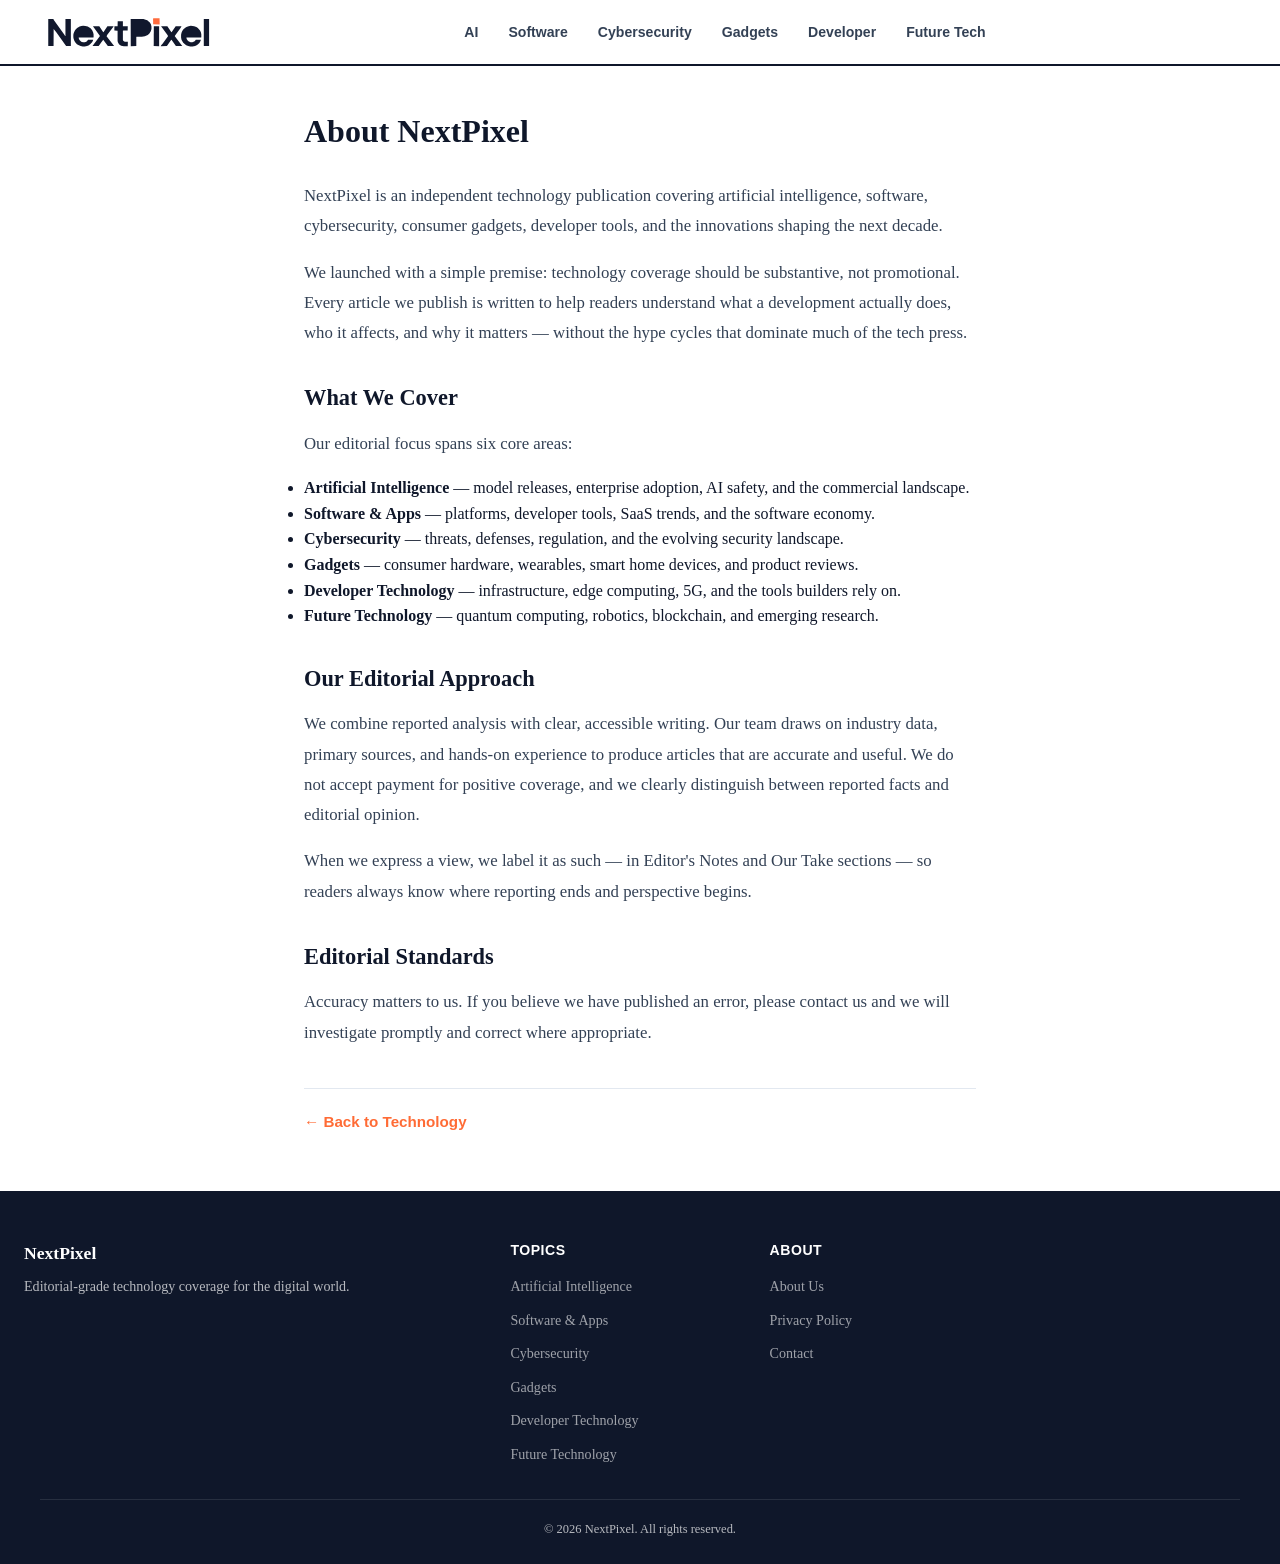
<file: about.html>
﻿<!DOCTYPE html>
<html lang="en">
<head>
    <meta charset="UTF-8">
    <meta name="viewport" content="width=device-width, initial-scale=1.0">
    <title>About Us | NextPixel</title>
    <meta name="description" content="About NextPixel 閳?editorial-grade coverage of AI, software, cybersecurity, gadgets and emerging technology.">
    <link rel="canonical" href="https://tech.nextpixel.site/about.html">
    <script src="site-config.js"></script>
    <link rel="stylesheet" href="style.css">
<link rel="icon" type="image/svg+xml" href="/favicon.svg">
<script src="/assets/nextpixel-ga4-config.js"></script>
    <script src="/assets/nextpixel-ga4.js"></script>
</head>
<body>
    <header class="tech-header">
        <div class="header-inner">
            <a href="/" class="tech-logo"><img src="/logo.svg" alt="NextPixel">
            </a>
            <nav class="tech-nav" id="mainNav">
                <a href="index.html?cat=ai">AI</a>
                <a href="index.html?cat=software">Software</a>
                <a href="index.html?cat=cybersecurity">Cybersecurity</a>
                <a href="index.html?cat=gadgets">Gadgets</a>
                <a href="index.html?cat=developer">Developer</a>
                <a href="index.html?cat=future-tech">Future Tech</a>
            </nav>
            <div class="header-actions">
                <button class="menu-toggle" id="menuToggle" aria-label="Menu"><span></span><span></span><span></span></button>
            </div>
        </div>
    </header>

    <article class="tech-article static-page">
        <div class="article-content-wrap">
            <h1>About NextPixel</h1>

            <p>NextPixel is an independent technology publication covering artificial intelligence, software, cybersecurity, consumer gadgets, developer tools, and the innovations shaping the next decade.</p>

            <p>We launched with a simple premise: technology coverage should be substantive, not promotional. Every article we publish is written to help readers understand what a development actually does, who it affects, and why it matters &mdash; without the hype cycles that dominate much of the tech press.</p>

            <h2>What We Cover</h2>
            <p>Our editorial focus spans six core areas:</p>
            <ul>
                <li><strong>Artificial Intelligence</strong> &mdash; model releases, enterprise adoption, AI safety, and the commercial landscape.</li>
                <li><strong>Software &amp; Apps</strong> &mdash; platforms, developer tools, SaaS trends, and the software economy.</li>
                <li><strong>Cybersecurity</strong> &mdash; threats, defenses, regulation, and the evolving security landscape.</li>
                <li><strong>Gadgets</strong> &mdash; consumer hardware, wearables, smart home devices, and product reviews.</li>
                <li><strong>Developer Technology</strong> &mdash; infrastructure, edge computing, 5G, and the tools builders rely on.</li>
                <li><strong>Future Technology</strong> &mdash; quantum computing, robotics, blockchain, and emerging research.</li>
            </ul>

            <h2>Our Editorial Approach</h2>
            <p>We combine reported analysis with clear, accessible writing. Our team draws on industry data, primary sources, and hands-on experience to produce articles that are accurate and useful. We do not accept payment for positive coverage, and we clearly distinguish between reported facts and editorial opinion.</p>

            <p>When we express a view, we label it as such &mdash; in Editor's Notes and Our Take sections &mdash; so readers always know where reporting ends and perspective begins.</p>

            <h2>Editorial Standards</h2>
            <p>Accuracy matters to us. If you believe we have published an error, please contact us and we will investigate promptly and correct where appropriate.</p>


            <div class="back-home" style="margin-top:40px;">
                <a href="/">&larr; Back to Technology</a>
            </div>
        </div>
    </article>

    <footer class="tech-footer">
        <div class="footer-inner">
            <div class="footer-brand">
                <strong>NextPixel</strong>
                <p>Editorial-grade technology coverage for the digital world.</p>
            </div>
            <div class="footer-col">
                <h4>Topics</h4>
                <ul id="footerTopics"></ul>
            </div>
            <div class="footer-col">
                <h4>About</h4>
                <ul>
                    <li><a href="about.html">About Us</a></li>
                    <li><a href="privacy.html">Privacy Policy</a></li>
                    <li><a href="contact.html">Contact</a></li>
                </ul>
            </div>
        </div>
        <div class="footer-bottom">
            <p><span class="dynamic-year"></span> NextPixel. All rights reserved.</p>
        </div>
    </footer>

    <script>
(function () {
    var ul = document.getElementById('footerTopics');
    var cfg = window.SITE_CONFIG;

    if (ul) {
        var topics = cfg && Array.isArray(cfg.subcategories) ? cfg.subcategories : [];
        var fallbackTopics = [
            { id: 'ai', name: 'Artificial Intelligence' },
            { id: 'software', name: 'Software & Apps' },
            { id: 'cybersecurity', name: 'Cybersecurity' },
            { id: 'gadgets', name: 'Gadgets' },
            { id: 'developer', name: 'Developer Technology' },
            { id: 'future-tech', name: 'Future Technology' }
        ];

        if (!topics.length) topics = fallbackTopics;

        ul.innerHTML = topics.map(function (sub) {
            var id = String(sub.id || '');
            var name = String(sub.name || id);
            var url = 'index.html?cat=' + encodeURIComponent(id);
            return '<li><a href="' + url + '">' + name + '</a></li>';
        }).join('');
    }

    var toggle = document.getElementById('menuToggle');
    var nav = document.getElementById('mainNav');
    if (toggle && nav) {
        toggle.addEventListener('click', function () {
            nav.classList.toggle('nav-open');
        });
    }
})();
</script>
<script>
(function () {
    var now = new Date();
    var year = now.getFullYear();
    var dateText = now.toLocaleDateString('en-US', {
        year: 'numeric',
        month: 'long'
    });

    document.querySelectorAll('.dynamic-year').forEach(function (el) {
        el.innerHTML = '&copy; ' + year;
    });

    document.querySelectorAll('.dynamic-date').forEach(function (el) {
        el.textContent = dateText;
    });
})();
</script>
</body>
</html>
</file>
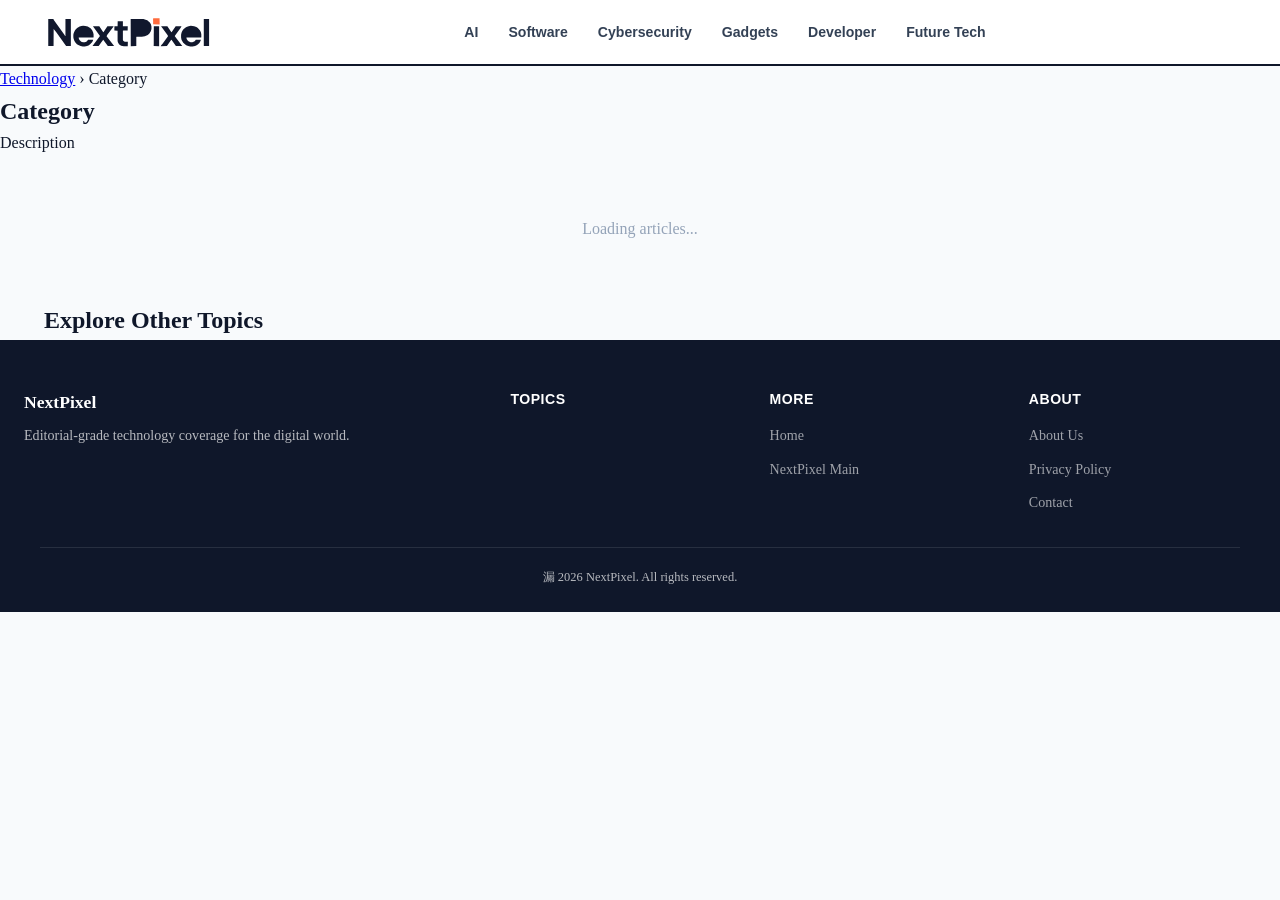
<file: category.html>
<!DOCTYPE html>
<html lang="en">
<head>
    <meta charset="UTF-8">
    <meta name="viewport" content="width=device-width, initial-scale=1.0">
    <title id="pageTitle">Category | NextPixel</title>
    <meta name="description" id="metaDesc" content="Technology category from NextPixel.">
    <link rel="canonical" id="canonicalUrl" href="https://tech.nextpixel.site/">
    <!-- OG -->
    <meta property="og:type" content="website">
    <meta property="og:title" id="ogTitle" content="">
    <meta property="og:description" id="ogDesc" content="">
    <meta property="og:url" id="ogUrl" content="">
    <meta property="og:site_name" content="NextPixel">
    <meta property="og:image" id="ogImage" content="https://images.unsplash.com/photo-1518770660439-4636190af475?w=1200&h=630&fit=crop">
    <!-- Twitter -->
    <meta name="twitter:card" content="summary_large_image">
    <meta name="twitter:title" id="twTitle" content="">
    <meta name="twitter:description" id="twDesc" content="">
    <!-- Preconnect -->
    <link rel="preconnect" href="https://images.unsplash.com" crossorigin>
    <!-- Config -->
    <script src="site-config.js"></script>
    <link rel="stylesheet" href="style.css">
    <!-- JSON-LD Breadcrumb -->
    <script type="application/ld+json" id="jsonldBreadcrumb">
    {"@context":"https://schema.org","@type":"BreadcrumbList","itemListElement":[{"@type":"ListItem","position":1,"name":"Technology","item":"https://tech.nextpixel.site/"}]}
    </script>
<link rel="icon" type="image/svg+xml" href="/favicon.svg">
<script src="/assets/nextpixel-ga4-config.js"></script>
    <script src="/assets/nextpixel-ga4.js"></script>
</head>
<body>
    <!-- Header -->
    <header class="tech-header" id="siteHeader">
        <div class="header-inner">
            <a href="/" class="tech-logo"><img src="/logo.svg" alt="NextPixel">
            </a>
            <nav class="tech-nav" id="mainNav">
                <a href="/ai/">AI</a>
                <a href="/software/">Software</a>
                <a href="/cybersecurity/">Cybersecurity</a>
                <a href="/gadgets/">Gadgets</a>
                <a href="/developer/">Developer</a>
                <a href="/future-tech/">Future Tech</a>
            </nav>
            <div class="header-actions">
                <button class="menu-toggle" id="menuToggle" aria-label="Menu">
                    <span></span><span></span><span></span>
                </button>
            </div>
        </div>
    </header>

    <!-- Category Hero -->
    <section class="cat-hero">
        <div class="cat-hero-inner">
            <nav class="tech-breadcrumb">
                <a href="/">Technology</a> &rsaquo; <span id="breadcrumbCat">Category</span>
            </nav>
            <h1 id="catTitle">Category</h1>
            <p id="catDesc">Description</p>
        </div>
    </section>

    <!-- Ad: native-top -->
    <div class="ad-slot" id="ad-native-top" data-ad-slot="native-top"></div>

    <!-- Article Grid -->
    <section class="cat-grid-section">
        <div class="container">
            <div class="cat-grid" id="articleGrid">
                <div class="loading">Loading articles...</div>
            </div>
            <div class="cat-pagination" id="pagination"></div>
        </div>
    </section>

    <!-- Ad: banner-bottom -->
    <div class="ad-slot" id="ad-banner-bottom" data-ad-slot="banner-bottom"></div>

    <!-- Explore Topics -->
    <section class="explore-section">
        <div class="container">
            <h2>Explore Other Topics</h2>
            <div class="topics-grid" id="topicsGrid"></div>
        </div>
    </section>

    <!-- Footer -->
    <footer class="tech-footer">
        <div class="footer-inner">
            <div class="footer-brand">
                <strong>NextPixel</strong>
                <p>Editorial-grade technology coverage for the digital world.</p>
            </div>
            <div class="footer-col">
                <h4>Topics</h4>
                <ul id="footerTopics"></ul>
            </div>
            <div class="footer-col">
                <h4>More</h4>
                <ul>
                    <li><a href="/">Home</a></li>
                    <li><a href="https://tech.nextpixel.site" target="_blank">NextPixel Main</a></li>
                </ul>
            </div>
            <div class="footer-col">
                <h4>About</h4>
                <ul><li><a href="about.html">About Us</a></li><li><a href="privacy.html">Privacy Policy</a></li><li><a href="contact.html">Contact</a></li></ul>
            </div>
        </div>
        <div class="footer-bottom">
            <p><span class="dynamic-year"></span> NextPixel. All rights reserved.</p>
        </div>
    </footer>

    <!-- Ads -->
<script src="ads-placements.js"></script>
    <script src="ads-config.js"></script>
    <script src="ads.js"></script>

    <script>
    (function() {
        'use strict';

        // Detect category from URL path
        function preserveSubId(url) {
            var params = new URLSearchParams(window.location.search);
            var subId = (params.get('sub_id') || params.get('SUB_ID') || '').trim();

            if (!subId || subId === '000' || !/^[A-Za-z0-9_-]{1,32}$/.test(subId)) {
                return url;
            }

            var target = new URL(url, window.location.origin);
            target.searchParams.set('sub_id', subId);
            return target.pathname + target.search + target.hash;
        }
        function buildArticleUrl(id) {
            var url = '/article.html?id=' + encodeURIComponent(id);
            var params = new URLSearchParams(window.location.search);
            var subId = (params.get('sub_id') || params.get('SUB_ID') || '').trim();

            if (subId && subId !== '000' && /^[A-Za-z0-9_-]{1,32}$/.test(subId)) {
                url += '&sub_id=' + encodeURIComponent(subId);
            }
            return url;
        }
        function detectCategory() {
            var path = window.location.pathname.replace(/\/+$/, '');
            var segments = path.split('/').filter(Boolean);
            var catId = segments[segments.length - 1] || '';
            if (!catId) {
                var params = new URLSearchParams(window.location.search);
                catId = params.get('cat') || '';
            }
            return catId;
        }

        var currentCatId = detectCategory();
        var catConfig = null;
        var allArticles = [];
        var filteredArticles = [];
        var perPage = 9;
        var currentPage = 1;

        if (typeof SITE_CONFIG !== 'undefined') {
            catConfig = SITE_CONFIG.subcategories.find(function(s) { return s.id === currentCatId; });
        }

        if (!catConfig) {
            window.location.href = '/';
            return;
        }

        var base = 'https://tech.nextpixel.site';
        var catUrl = base + '/' + currentCatId + '/';
        var pageTitleText = catConfig.name + ' 鈥? + SITE_CONFIG.siteName + ' | NextPixel';
        var pageDesc = catConfig.desc + ' Expert analysis and news from the NextPixel editorial team.';

        document.title = pageTitleText;
        document.getElementById('metaDesc').setAttribute('content', pageDesc);
        document.getElementById('canonicalUrl').setAttribute('href', catUrl);
        document.getElementById('ogTitle').setAttribute('content', pageTitleText);
        document.getElementById('ogDesc').setAttribute('content', pageDesc);
        document.getElementById('ogUrl').setAttribute('content', catUrl);
        document.getElementById('twTitle').setAttribute('content', pageTitleText);
        document.getElementById('twDesc').setAttribute('content', pageDesc);

        document.getElementById('catTitle').textContent = catConfig.name;
        document.getElementById('catDesc').textContent = catConfig.desc;
        document.getElementById('breadcrumbCat').textContent = catConfig.name;

        // JSON-LD
        var bcl = {
            "@context": "https://schema.org",
            "@type": "BreadcrumbList",
            "itemListElement": [
                { "@type": "ListItem", "position": 1, "name": "Technology", "item": base + "/" },
                { "@type": "ListItem", "position": 2, "name": catConfig.name, "item": catUrl }
            ]
        };
        document.getElementById('jsonldBreadcrumb').textContent = JSON.stringify(bcl);

        // Load articles
        var jsonFile = (typeof SITE_CONFIG !== 'undefined') ? SITE_CONFIG.jsonFile : 'technology-index.json';
        fetch(jsonFile, { cache: 'no-cache' })
            .then(function(r) { return r.json(); })
            .then(function(data) {
                allArticles = data.articles || [];
                filteredArticles = allArticles.filter(function(a) { return a.subcategory === currentCatId; });
                filteredArticles.sort(function(a, b) { return new Date(b.date) - new Date(a.date); });

                if (filteredArticles.length === 0) {
                    document.getElementById('articleGrid').innerHTML = '<p class="no-articles">No articles found in this category yet.</p>';
                    return;
                }
                renderPage(1);
                renderPagination();
            })
            .catch(function(err) {
                console.error('Load error:', err);
                document.getElementById('articleGrid').innerHTML = '<p class="no-articles">Failed to load articles.</p>';
            });

        function renderPage(page) {
            currentPage = page;
            var start = (page - 1) * perPage;
            var end = Math.min(start + perPage, filteredArticles.length);
            var items = filteredArticles.slice(start, end);

            var html = '';
            items.forEach(function(art) {
                var imgUrl = art.image || SITE_CONFIG.fallbackImage;
                html += '<article class="cat-card">' +
                    '<a href="' + buildArticleUrl(art.id) + '">' +
                    '<img src="' + imgUrl + '" alt="' + esc(art.title) + '" loading="lazy" decoding="async" width="480" height="270">' +
                    '<div class="cat-card-body">' +
                    '<h2>' + esc(art.title) + '</h2>' +
                    '<p>' + esc(art.excerpt || '') + '</p>' +
                    '<time>' + fmtDate(art.date) + '</time>' +
                    '</div></a></article>';
            });
            document.getElementById('articleGrid').innerHTML = html;
        }

        function renderPagination() {
            var totalPages = Math.ceil(filteredArticles.length / perPage);
            if (totalPages <= 1) { document.getElementById('pagination').innerHTML = ''; return; }
            var html = '';
            html += '<button ' + (currentPage <= 1 ? 'disabled' : '') + ' onclick="window.__catPage(' + (currentPage - 1) + ')">&laquo; Prev</button>';
            for (var i = 1; i <= totalPages; i++) {
                if (totalPages > 7 && i !== 1 && i !== totalPages && (i < currentPage - 1 || i > currentPage + 1)) {
                    if (i === currentPage - 2 || i === currentPage + 2) html += '<span class="page-ellipsis">&hellip;</span>';
                    continue;
                }
                html += '<button class="' + (i === currentPage ? 'active' : '') + '" onclick="window.__catPage(' + i + ')">' + i + '</button>';
            }
            html += '<button ' + (currentPage >= totalPages ? 'disabled' : '') + ' onclick="window.__catPage(' + (currentPage + 1) + ')">Next &raquo;</button>';
            document.getElementById('pagination').innerHTML = html;
        }

        window.__catPage = function(page) {
            var totalPages = Math.ceil(filteredArticles.length / perPage);
            if (page < 1 || page > totalPages) return;
            renderPage(page);
            renderPagination();
            document.getElementById('articleGrid').scrollIntoView({ behavior: 'smooth', block: 'start' });
        };

        // Explore Topics
        function renderExplore() {
            var grid = document.getElementById('topicsGrid');
            var counts = {};
            allArticles.forEach(function(a) { counts[a.subcategory] = (counts[a.subcategory] || 0) + 1; });
            var html = '';
            SITE_CONFIG.subcategories.forEach(function(sub) {
                var isCurrent = sub.id === currentCatId;
                var url = SITE_CONFIG.categoryUrlMap[sub.id] || '/' + sub.id + '/';
                html += '<a class="topic-card' + (isCurrent ? ' current' : '') + '" href="' + preserveSubId(url) + '">' +
                    '<div class="topic-name">' + (isCurrent ? '&#10003; ' : '') + esc(sub.name) + '</div>' +
                    '<div class="topic-count">' + (counts[sub.id] || 0) + ' articles</div>' +
                    '</a>';
            });
            grid.innerHTML = html;
        }

        function renderFooter() {
            var ul = document.getElementById('footerTopics');
            var html = '';
            SITE_CONFIG.subcategories.forEach(function(sub) {
                var url = SITE_CONFIG.categoryUrlMap[sub.id] || '/' + sub.id + '/';
                html += '<li><a href="' + preserveSubId(url) + '">' + esc(sub.name) + '</a></li>';
            });
            ul.innerHTML = html;
        }

        // Mobile menu
        document.getElementById('menuToggle').addEventListener('click', function() {
            document.getElementById('mainNav').classList.toggle('nav-open');
        });

        renderExplore();
        renderFooter();

        function fmtDate(d) { try { return new Date(d).toLocaleDateString('en-US',{year:'numeric',month:'short',day:'numeric'}); } catch(e) { return d; } }
        function esc(s) { if (!s) return ''; var d = document.createElement('div'); d.appendChild(document.createTextNode(s)); return d.innerHTML; }
    })();
    </script>
<script>
(function () {
    var now = new Date();
    var year = now.getFullYear();
    var dateText = now.toLocaleDateString('en-US', {
        year: 'numeric',
        month: 'long'
    });

    document.querySelectorAll('.dynamic-year').forEach(function (el) {
        el.textContent = '漏 ' + year;
    });

    document.querySelectorAll('.dynamic-date').forEach(function (el) {
        el.textContent = dateText;
    });
})();
</script>
</body>
</html>
</file>
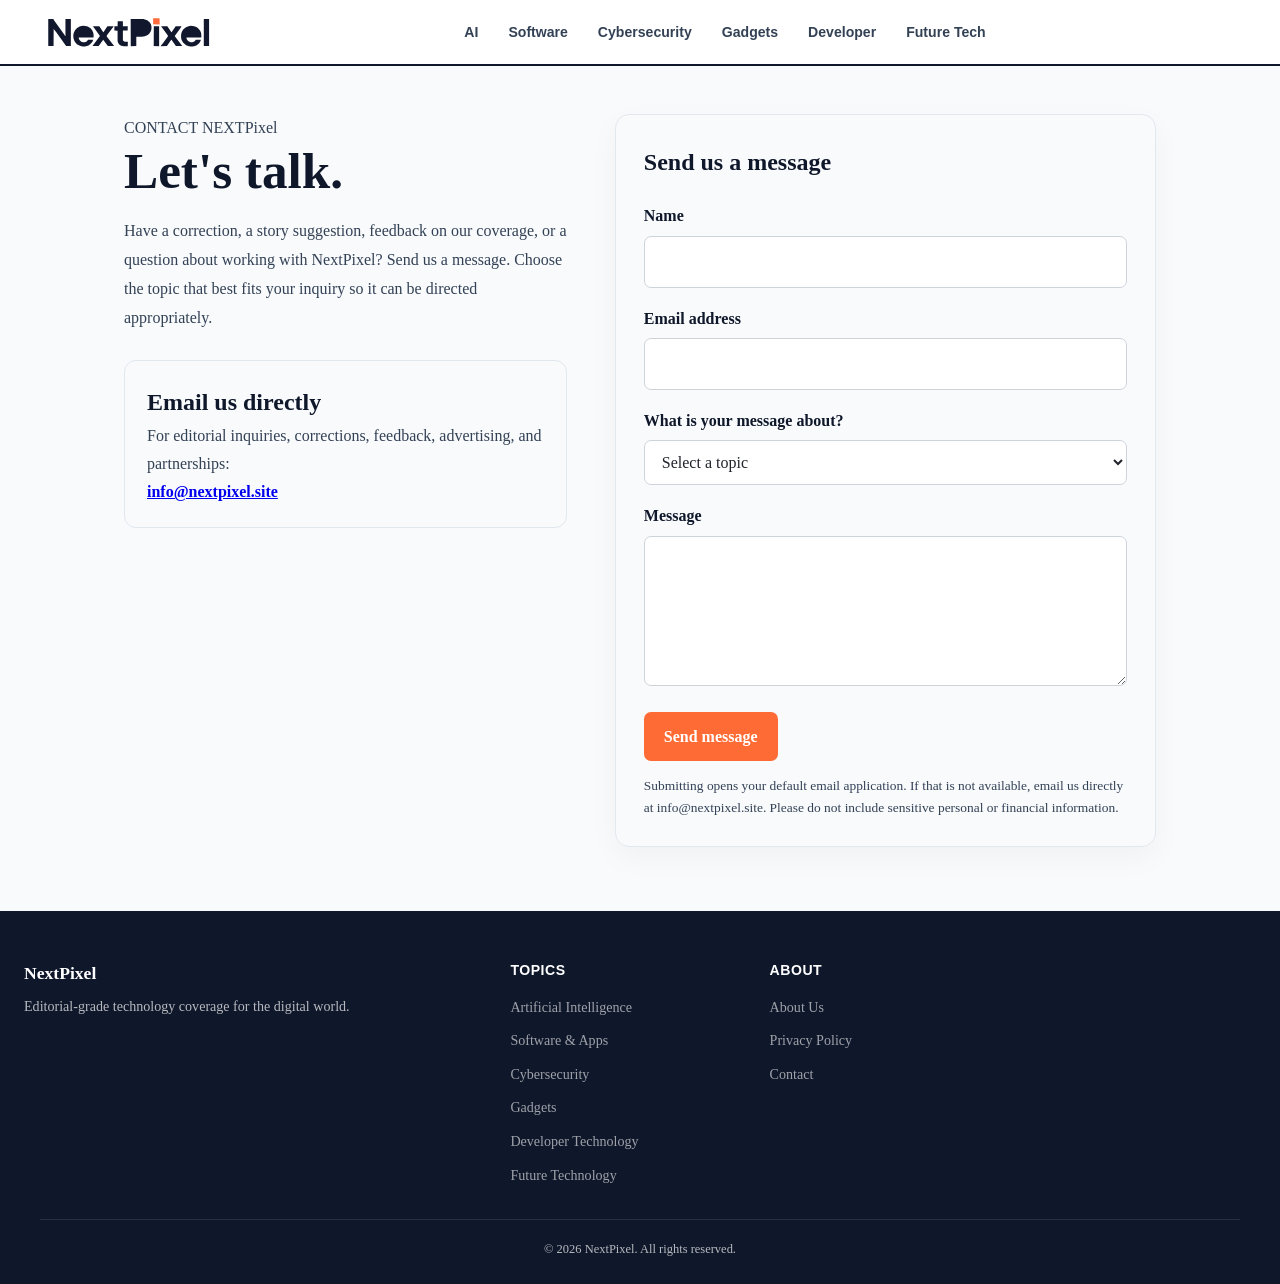
<file: contact.html>
<!DOCTYPE html>
<html lang="en">
<head>
    <meta charset="UTF-8">
    <meta name="viewport" content="width=device-width, initial-scale=1.0">
    <title>Contact Us | NextPixel</title>
    <meta name="description" content="Contact NextPixel for editorial inquiries, corrections, feedback, advertising, and partnership opportunities.">
    <link rel="canonical" href="https://tech.nextpixel.site/contact.html">
    <script src="site-config.js"></script>
    <link rel="stylesheet" href="style.css">
    <link rel="icon" type="image/svg+xml" href="/favicon.svg">
    <script src="/assets/nextpixel-ga4-config.js"></script>
    <script src="/assets/nextpixel-ga4.js"></script>
    <style>
        .contact-layout { max-width: 1080px; margin: 0 auto; padding: 48px 24px 64px; display: grid; grid-template-columns: 0.9fr 1.1fr; gap: 48px; }
        .contact-intro h1 { font-size: clamp(2rem, 4vw, 3.2rem); line-height: 1.1; margin: 0 0 18px; }
        .contact-intro p { line-height: 1.8; color: var(--text-secondary, #606875); }
        .contact-email { margin-top: 28px; padding: 22px; border: 1px solid var(--border, #e5e7eb); border-radius: 12px; }
        .contact-email a { font-weight: 600; }
        .contact-form { padding: 28px; border: 1px solid var(--border, #e5e7eb); border-radius: 14px; box-shadow: 0 10px 30px rgba(0,0,0,.04); }
        .contact-form h2 { margin: 0 0 22px; }
        .contact-field { margin-bottom: 18px; }
        .contact-field label { display: block; font-weight: 600; margin-bottom: 7px; }
        .contact-field input, .contact-field select, .contact-field textarea { box-sizing: border-box; width: 100%; padding: 12px 13px; border: 1px solid #cfd4dc; border-radius: 7px; font: inherit; background: #fff; color: #20242b; }
        .contact-field textarea { min-height: 150px; resize: vertical; }
        .contact-submit { padding: 12px 20px; border: 0; border-radius: 7px; background: var(--accent, #f47b20); color: #fff; font: inherit; font-weight: 700; cursor: pointer; }
        .contact-note { font-size: .84rem; color: var(--text-secondary, #606875); line-height: 1.6; margin-top: 14px; }
        @media (max-width: 760px) { .contact-layout { grid-template-columns: 1fr; padding: 32px 16px 44px; gap: 28px; } .contact-form { padding: 20px; } }
    </style>
</head>
<body>
    <header class="tech-header">
        <div class="header-inner">
            <a href="/" class="tech-logo"><img src="/logo.svg" alt="NextPixel"></a>
            <nav class="tech-nav" id="mainNav">
                <a href="index.html?cat=ai">AI</a>
                <a href="index.html?cat=software">Software</a>
                <a href="index.html?cat=cybersecurity">Cybersecurity</a>
                <a href="index.html?cat=gadgets">Gadgets</a>
                <a href="index.html?cat=developer">Developer</a>
                <a href="index.html?cat=future-tech">Future Tech</a>
            </nav>
            <div class="header-actions">
                <button class="menu-toggle" id="menuToggle" aria-label="Menu"><span></span><span></span><span></span></button>
            </div>
        </div>
    </header>

    <main class="contact-layout">
        <section class="contact-intro">
            <p class="eyebrow">CONTACT NEXTPixel</p>
            <h1>Let's talk.</h1>
            <p>Have a correction, a story suggestion, feedback on our coverage, or a question about working with NextPixel? Send us a message. Choose the topic that best fits your inquiry so it can be directed appropriately.</p>
            <div class="contact-email">
                <h2>Email us directly</h2>
                <p>For editorial inquiries, corrections, feedback, advertising, and partnerships:</p>
                <a href="mailto:info@nextpixel.site">info@nextpixel.site</a>
            </div>
        </section>

        <section class="contact-form">
            <h2>Send us a message</h2>
            <form action="mailto:info@nextpixel.site" method="post" enctype="text/plain">
                <div class="contact-field">
                    <label for="contact-name">Name</label>
                    <input id="contact-name" name="Name" type="text" autocomplete="name" required>
                </div>
                <div class="contact-field">
                    <label for="contact-email">Email address</label>
                    <input id="contact-email" name="Email" type="email" autocomplete="email" required>
                </div>
                <div class="contact-field">
                    <label for="contact-subject">What is your message about?</label>
                    <select id="contact-subject" name="Subject" required>
                        <option value="">Select a topic</option>
                        <option>Editorial inquiry or correction</option>
                        <option>Feedback or suggestion</option>
                        <option>Advertising or partnership</option>
                        <option>Other</option>
                    </select>
                </div>
                <div class="contact-field">
                    <label for="contact-message">Message</label>
                    <textarea id="contact-message" name="Message" required></textarea>
                </div>
                <button class="contact-submit" type="submit">Send message</button>
                <p class="contact-note">Submitting opens your default email application. If that is not available, email us directly at info@nextpixel.site. Please do not include sensitive personal or financial information.</p>
            </form>
        </section>
    </main>

    <footer class="tech-footer">
        <div class="footer-inner">
            <div class="footer-brand">
                <strong>NextPixel</strong>
                <p>Editorial-grade technology coverage for the digital world.</p>
            </div>
            <div class="footer-col">
                <h4>Topics</h4>
                <ul id="footerTopics">
                    <li><a href="index.html?cat=ai">Artificial Intelligence</a></li>
                    <li><a href="index.html?cat=software">Software &amp; Apps</a></li>
                    <li><a href="index.html?cat=cybersecurity">Cybersecurity</a></li>
                    <li><a href="index.html?cat=gadgets">Gadgets</a></li>
                    <li><a href="index.html?cat=developer">Developer Technology</a></li>
                    <li><a href="index.html?cat=future-tech">Future Technology</a></li>
                </ul>
            </div>
            <div class="footer-col">
                <h4>About</h4>
                <ul>
                    <li><a href="about.html">About Us</a></li>
                    <li><a href="privacy.html">Privacy Policy</a></li>
                    <li><a href="contact.html">Contact</a></li>
                </ul>
            </div>
        </div>
        <div class="footer-bottom">
            <p><span class="dynamic-year"></span> NextPixel. All rights reserved.</p>
        </div>
    </footer>
    <script>
    (function () {
        var toggle = document.getElementById('menuToggle');
        var nav = document.getElementById('mainNav');
        if (toggle && nav) toggle.addEventListener('click', function () { nav.classList.toggle('nav-open'); });
        document.querySelectorAll('.dynamic-year').forEach(function (el) {
            el.innerHTML = '&copy; ' + new Date().getFullYear();
        });
    })();
    </script>
</body>
</html>
</file>
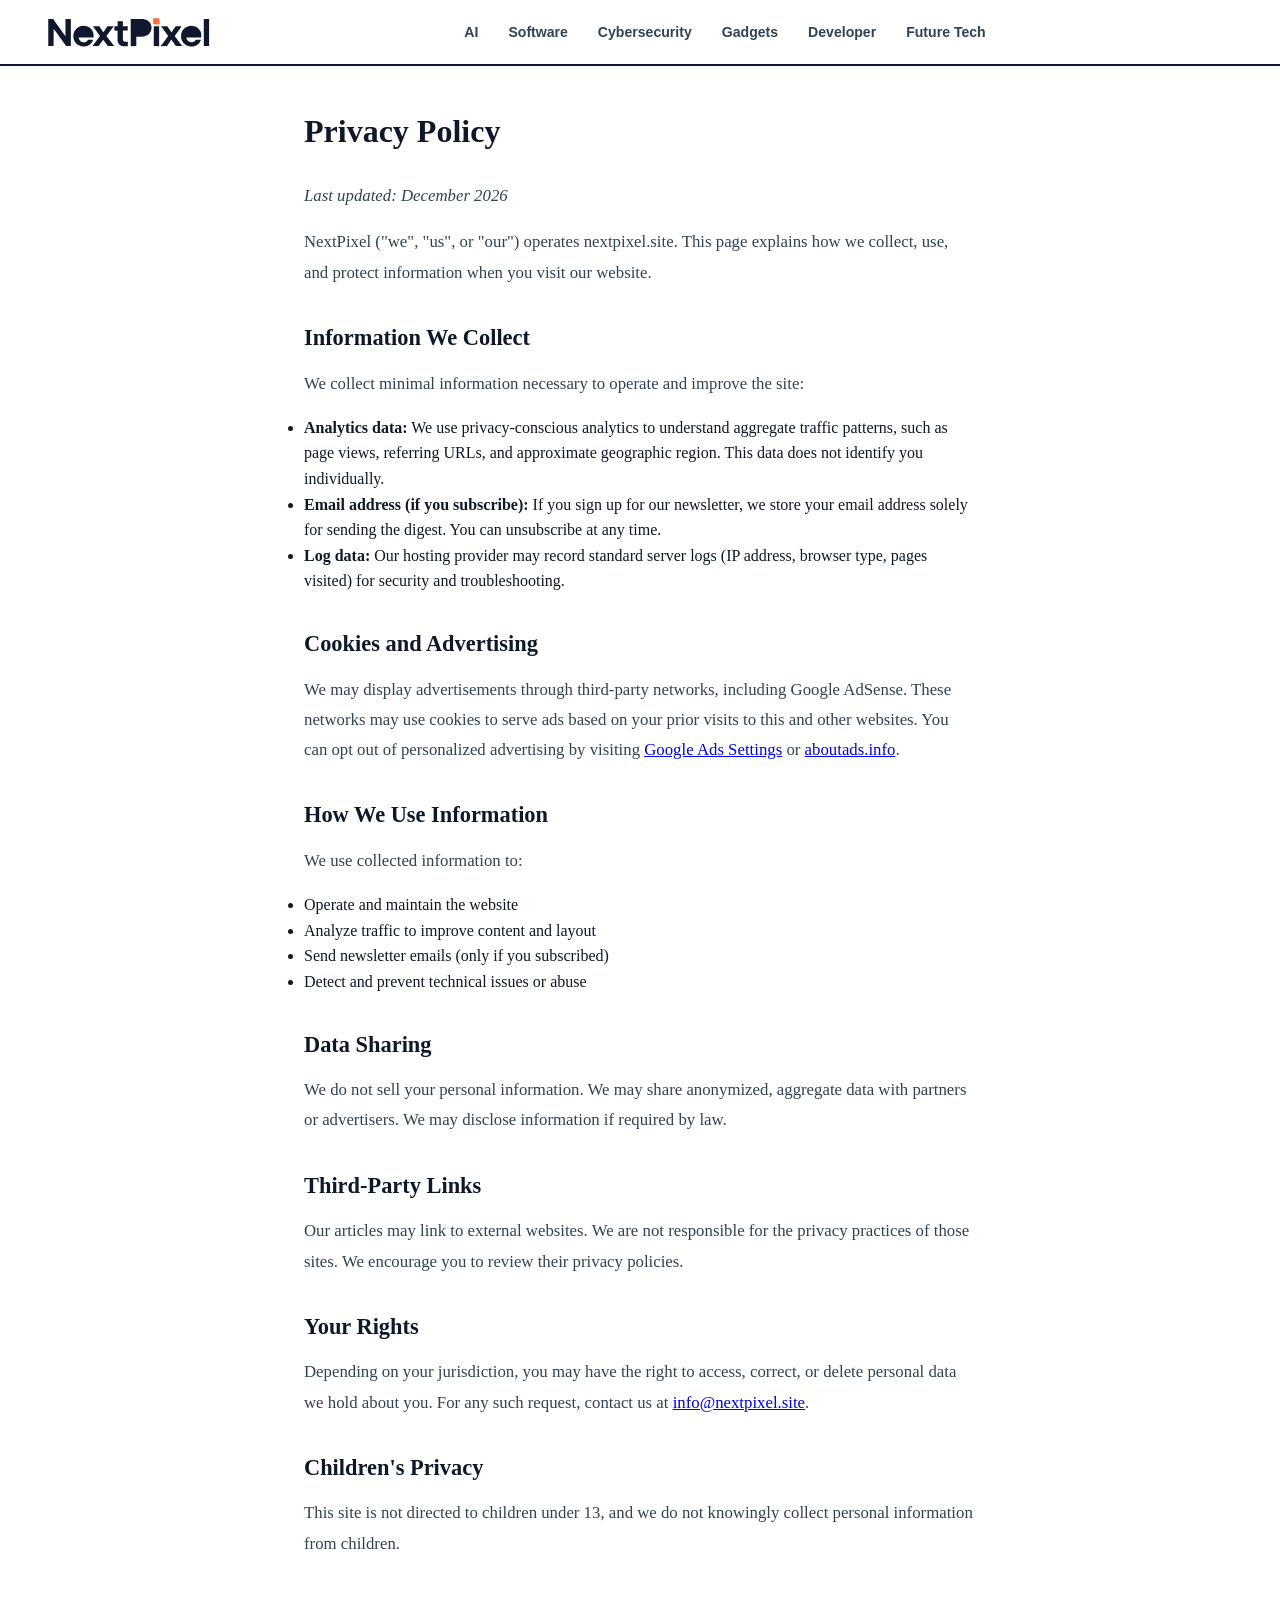
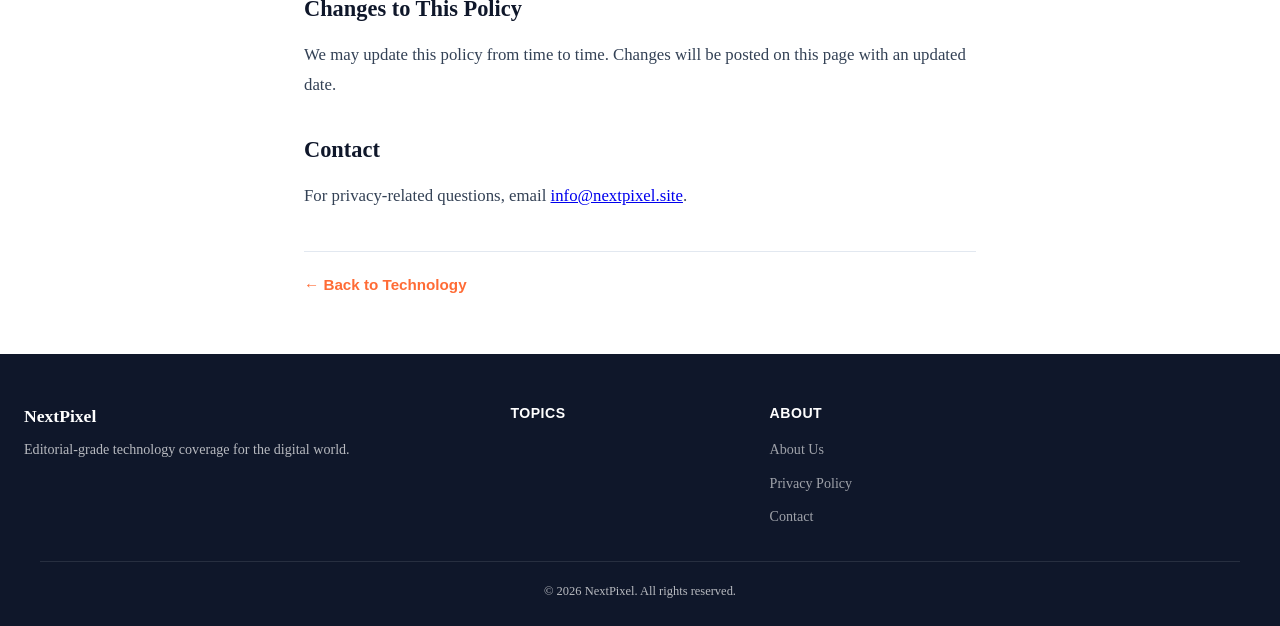
<file: privacy.html>
﻿<!DOCTYPE html>
<html lang="en">
<head>
    <meta charset="UTF-8">
    <meta name="viewport" content="width=device-width, initial-scale=1.0">
    <title>Privacy Policy | NextPixel</title>
    <meta name="description" content="Privacy Policy for NextPixel.">
    <link rel="canonical" href="https://tech.nextpixel.site/privacy.html">
    <script src="site-config.js"></script>
    <link rel="stylesheet" href="style.css">
<link rel="icon" type="image/svg+xml" href="/favicon.svg">
<script src="/assets/nextpixel-ga4-config.js"></script>
    <script src="/assets/nextpixel-ga4.js"></script>
</head>
<body>
    <header class="tech-header">
        <div class="header-inner">
            <a href="/" class="tech-logo"><img src="/logo.svg" alt="NextPixel">
            </a>
            <nav class="tech-nav" id="mainNav">
                <a href="index.html?cat=ai">AI</a>
                <a href="index.html?cat=software">Software</a>
                <a href="index.html?cat=cybersecurity">Cybersecurity</a>
                <a href="index.html?cat=gadgets">Gadgets</a>
                <a href="index.html?cat=developer">Developer</a>
                <a href="index.html?cat=future-tech">Future Tech</a>
            </nav>
            <div class="header-actions">
                <button class="menu-toggle" id="menuToggle" aria-label="Menu"><span></span><span></span><span></span></button>
            </div>
        </div>
    </header>

    <article class="tech-article static-page">
        <div class="article-content-wrap">
            <h1>Privacy Policy</h1>
            <p><em>Last updated: <span class="dynamic-date"></span></em></p>

            <p>NextPixel ("we", "us", or "our") operates nextpixel.site. This page explains how we collect, use, and protect information when you visit our website.</p>

            <h2>Information We Collect</h2>
            <p>We collect minimal information necessary to operate and improve the site:</p>
            <ul>
                <li><strong>Analytics data:</strong> We use privacy-conscious analytics to understand aggregate traffic patterns, such as page views, referring URLs, and approximate geographic region. This data does not identify you individually.</li>
                <li><strong>Email address (if you subscribe):</strong> If you sign up for our newsletter, we store your email address solely for sending the digest. You can unsubscribe at any time.</li>
                <li><strong>Log data:</strong> Our hosting provider may record standard server logs (IP address, browser type, pages visited) for security and troubleshooting.</li>
            </ul>

            <h2>Cookies and Advertising</h2>
            <p>We may display advertisements through third-party networks, including Google AdSense. These networks may use cookies to serve ads based on your prior visits to this and other websites. You can opt out of personalized advertising by visiting <a href="https://www.google.com/settings/ads" target="_blank" rel="noopener">Google Ads Settings</a> or <a href="https://www.aboutads.info" target="_blank" rel="noopener">aboutads.info</a>.</p>

            <h2>How We Use Information</h2>
            <p>We use collected information to:</p>
            <ul>
                <li>Operate and maintain the website</li>
                <li>Analyze traffic to improve content and layout</li>
                <li>Send newsletter emails (only if you subscribed)</li>
                <li>Detect and prevent technical issues or abuse</li>
            </ul>

            <h2>Data Sharing</h2>
            <p>We do not sell your personal information. We may share anonymized, aggregate data with partners or advertisers. We may disclose information if required by law.</p>

            <h2>Third-Party Links</h2>
            <p>Our articles may link to external websites. We are not responsible for the privacy practices of those sites. We encourage you to review their privacy policies.</p>

            <h2>Your Rights</h2>
            <p>Depending on your jurisdiction, you may have the right to access, correct, or delete personal data we hold about you. For any such request, contact us at <a href="mailto:info@nextpixel.site">info@nextpixel.site</a>.</p>

            <h2>Children's Privacy</h2>
            <p>This site is not directed to children under 13, and we do not knowingly collect personal information from children.</p>

            <h2>Changes to This Policy</h2>
            <p>We may update this policy from time to time. Changes will be posted on this page with an updated date.</p>

            <h2>Contact</h2>
            <p>For privacy-related questions, email <a href="mailto:info@nextpixel.site">info@nextpixel.site</a>.</p>

            <div class="back-home" style="margin-top:40px;">
                <a href="/">&larr; Back to Technology</a>
            </div>
        </div>
    </article>

    <footer class="tech-footer">
        <div class="footer-inner">
            <div class="footer-brand">
                <strong>NextPixel</strong>
                <p>Editorial-grade technology coverage for the digital world.</p>
            </div>
            <div class="footer-col">
                <h4>Topics</h4>
                <ul id="footerTopics"></ul>
            </div>
            <div class="footer-col">
                <h4>About</h4>
                <ul>
                    <li><a href="about.html">About Us</a></li>
                    <li><a href="privacy.html">Privacy Policy</a></li>
                    <li><a href="contact.html">Contact</a></li>
                </ul>
            </div>
        </div>
        <div class="footer-bottom">
            <p><span class="dynamic-year"></span> NextPixel. All rights reserved.</p>
        </div>
    </footer>

    <script>
    (function() {
        var ul = document.getElementById('footerTopics');
        if (typeof SITE_CONFIG !== 'undefined') {
            var html = '';
            SITE_CONFIG.subcategories.forEach(function(sub) {
                var url = SITE_CONFIG.categoryUrlMap[sub.id] || 'index.html?cat=' + sub.id;
                html += '<li><a href="' + url + '">' + sub.name + '</a></li>';
            });
            ul.innerHTML = html;
        }
        document.getElementById('menuToggle').addEventListener('click', function() {
            document.getElementById('mainNav').classList.toggle('nav-open');
        });
    })();
    </script>
<script>
(function () {
    var now = new Date();
    var year = now.getFullYear();
    var dateText = now.toLocaleDateString('en-US', {
        year: 'numeric',
        month: 'long'
    });

    document.querySelectorAll('.dynamic-year').forEach(function (el) {
        el.innerHTML = '&copy; ' + year;
    });

    document.querySelectorAll('.dynamic-date').forEach(function (el) {
        el.textContent = dateText;
    });
})();
</script>
</body>
</html>
</file>
<file: style.css>
﻿/* ========================================
   NextPixel - Global Styles
   v2: Editorial redesign, responsive header
   ======================================== */
* { margin: 0; padding: 0; box-sizing: border-box; }
:root {
    --accent: #ff6b35;
    --accent-hover: #e85a2a;
    --tech-blue: #2563eb;
    --tech-blue-light: #3b82f6;
    --bg-dark: #0f172a;
    --bg-darker: #020617;
    --bg-card: #ffffff;
    --bg-page: #f8fafc;
    --text-primary: #0f172a;
    --text-secondary: #334155;
    --text-muted: #94a3b8;
    --border: #e2e8f0;
    --shadow-sm: 0 1px 3px rgba(0,0,0,0.06);
    --shadow-md: 0 4px 12px rgba(0,0,0,0.08);
    --shadow-lg: 0 8px 24px rgba(0,0,0,0.12);
    --radius: 10px;
    --radius-lg: 16px;
    --transition: all 0.25s ease;
    --content-width: 720px;
    --header-height: 64px;
}
html { font-size: 16px; scroll-behavior: smooth; }
body {
    font-family: 'Georgia', 'Times New Roman', -apple-system, BlinkMacSystemFont, 'Segoe UI', Roboto, sans-serif;
    line-height: 1.6; color: var(--text-primary); background: var(--bg-page);
    min-height: 100vh;
}
.container { max-width: 1240px; width: 100%; margin-left: auto; margin-right: auto; padding-left: 24px; padding-right: 24px; box-sizing: border-box; }

/* ========== Header ========== */
.tech-header {
    background: var(--bg-card);
    border-bottom: 2px solid var(--bg-dark);
    position: sticky; top: 0; z-index: 1000;
}
.header-inner {
    max-width: 1240px; width: 100%; margin: 0 auto; padding: 0 24px;
    height: var(--header-height);
    display: flex; align-items: center; justify-content: space-between; gap: 20px;
}
.tech-logo {
    display: flex; align-items: center; gap: 10px;
    text-decoration: none; flex-shrink: 0;
}
.tech-logo img { display:block; width:170px; height:auto; }

.tech-nav {
    display: flex; gap: 2px; list-style: none;
    flex: 1; justify-content: center;
}
.tech-nav a {
    text-decoration: none; color: var(--text-secondary);
    padding: 8px 14px; border-radius: 4px;
    font-size: 0.88rem; font-weight: 600; font-family: -apple-system, sans-serif;
    transition: var(--transition); white-space: nowrap;
}
.tech-nav a:hover, .tech-nav a.active {
    color: var(--accent);
}
.header-actions {
    display: flex; align-items: center; gap: 8px; flex-shrink: 0;
}

/* Inline search */
.header-search {
    display: flex; align-items: center;
    background: var(--bg-page); border: 1px solid var(--border);
    border-radius: 20px; padding: 0 12px; height: 36px;
    transition: var(--transition); width: 200px;
}
.header-search:focus-within {
    border-color: var(--accent); background: #fff;
    box-shadow: 0 0 0 3px rgba(255,107,53,0.1);
}
.header-search input {
    border: none; background: none; outline: none;
    font-size: 0.85rem; color: var(--text-primary);
    width: 100%; padding: 0 8px; font-family: -apple-system, sans-serif;
}
.header-search input::placeholder { color: var(--text-muted); }
.header-search button {
    background: none; border: none; cursor: pointer;
    color: var(--text-muted); padding: 4px; display: flex;
}
.header-search button:hover { color: var(--accent); }

.menu-toggle {
    display: none; flex-direction: column; gap: 4px;
    background: none; border: none; cursor: pointer; padding: 8px;
}
.menu-toggle span { width: 22px; height: 2px; background: var(--text-primary); border-radius: 2px; transition: var(--transition); }

/* ========== Hero ========== */
.tech-hero {
    background: linear-gradient(135deg, var(--bg-dark) 0%, #1e293b 50%, #1e3a5f 100%);
    color: #fff; padding: 72px 24px 60px; text-align: center;
    position: relative; overflow: hidden;
    min-height: 320px; display: flex; align-items: center; justify-content: center;
}
.hero-content { position: relative; z-index: 2; max-width: 720px; }
.hero-content h1 {
    font-size: 2.8rem; font-weight: 900; line-height: 1.15;
    margin-bottom: 16px; letter-spacing: -0.02em;
    font-family: Georgia, serif;
}
.hero-content p {
    font-size: 1.15rem; color: rgba(255,255,255,0.8);
    margin-bottom: 24px; line-height: 1.6; font-family: Georgia, serif;
}
.hero-cta {
    display: inline-block; background: var(--accent); color: #fff;
    padding: 12px 28px; border-radius: 6px; text-decoration: none;
    font-weight: 700; font-size: 0.95rem; transition: var(--transition);
    font-family: -apple-system, sans-serif;
}
.hero-cta:hover { background: var(--accent-hover); transform: translateY(-2px); box-shadow: 0 6px 20px rgba(255,107,53,0.3); }
.hero-grid-bg {
    position: absolute; inset: 0; z-index: 1;
    background-image:
        linear-gradient(rgba(255,255,255,0.03) 1px, transparent 1px),
        linear-gradient(90deg, rgba(255,255,255,0.03) 1px, transparent 1px);
    background-size: 40px 40px;
}

/* ========== Editorial Intro ========== */
.editorial-intro {
    padding: 48px 0 36px; background: var(--bg-card);
    border-bottom: 1px solid var(--border);
}
.section-eyebrow {
    position: relative;
    font-size: clamp(1.625rem, 2.5vw, 2rem);
    font-weight: 800;
    text-transform: none;
    letter-spacing: -0.035em;
    line-height: 1.2;
    color: var(--text-primary);
    margin: 0 0 24px;
    font-family: -apple-system, BlinkMacSystemFont, "Segoe UI", sans-serif;
}
.section-eyebrow::after {
    content: "";
    display: block;
    width: 42px;
    height: 3px;
    margin-top: 14px;
    border-radius: 2px;
    background: var(--accent);
}
.editorial-text { max-width: var(--content-width); font-size: 1.1rem; color: var(--text-secondary); line-height: 1.8; font-family: Georgia, serif; }
.editorial-text p { margin-bottom: 12px; }
.editorial-text strong { color: var(--text-primary); }

/* ========== Section Title ========== */
.section-title {
    font-size: 1.5rem; font-weight: 800; color: var(--text-primary);
    margin-bottom: 24px; padding-bottom: 10px;
    border-bottom: 3px solid var(--accent);
    display: inline-block; font-family: Georgia, serif;
}

/* ========== Featured Grid ========== */
.featured-section { padding: 40px 0; }
.featured-grid {
    display: grid; grid-template-columns: 1.2fr 1fr; gap: 20px;
}
.featured-card {
    background: var(--bg-card); border-radius: var(--radius);
    overflow: hidden; box-shadow: var(--shadow-sm);
    transition: var(--transition);
}
.featured-card:hover { box-shadow: var(--shadow-lg); transform: translateY(-3px); }
.featured-card a { text-decoration: none; color: inherit; display: flex; flex-direction: column; height: 100%; }
.featured-card img {
    display: block; width: 100%; aspect-ratio: 16/9; height: auto; object-fit: cover;
}
.featured-main { grid-row: span 2; }
.featured-main img { width: 100%; height: auto; aspect-ratio: 16/9; object-fit: cover; max-height: none; }
.featured-side img { width: 100%; height: auto; aspect-ratio: 16/9; object-fit: cover; max-height: none; }
.featured-cat {
    display: inline-block; background: var(--accent); color: #fff;
    padding: 4px 10px; border-radius: 3px; font-size: 0.68rem; font-weight: 800;
    text-transform: uppercase; letter-spacing: 0.5px;
    position: relative; margin: -12px 0 0 14px; z-index: 2;
    font-family: -apple-system, sans-serif;
}
.featured-card h3 {
    font-size: 1.15rem; font-weight: 700; line-height: 1.35;
    padding: 0 24px; margin-bottom: 6px;
    min-height: calc(1.35em * 2);
    color: var(--text-primary);
    font-family: Georgia, serif;
}
.featured-main h3 { font-size: 1.4rem; }
.featured-card p {
    font-size: 0.88rem; color: var(--text-secondary); line-height: 1.5;
    padding: 0 24px; margin-bottom: 10px;
    min-height: calc(1.5em * 2);
    display: -webkit-box; -webkit-line-clamp: 2; -webkit-box-orient: vertical; overflow: hidden;
    font-family: Georgia, serif;
}
.featured-card time {
    display: block; margin-top: auto; padding: 0 24px 18px;
    font-size: 0.78rem; color: var(--text-muted);
    font-family: -apple-system, sans-serif;
}

/* ========== Latest Section ========== */
.latest-section { padding: 40px 0; }
.latest-list { display: flex; flex-direction: column; gap: 14px; }
.latest-card {
    display: flex; gap: 18px; background: var(--bg-card);
    border-radius: var(--radius); overflow: hidden;
    box-shadow: var(--shadow-sm); transition: var(--transition);
}
.latest-card:hover { box-shadow: var(--shadow-md); transform: translateX(3px); }
.latest-card a.latest-img {
    flex: 0 0 180px; width: 180px; height: 101.25px; aspect-ratio: 16/9; display: block; text-decoration: none; overflow: hidden;
}
.latest-card img {
    display: block; width: 100%; height: 100%; min-height: 0; aspect-ratio: 16/9; object-fit: cover;
}
.latest-card-body { padding: 14px 18px 14px 0; flex: 1; }
.latest-card-body .latest-cat {
    font-size: 0.7rem; font-weight: 800; color: var(--accent);
    text-transform: uppercase; letter-spacing: 0.5px; margin-bottom: 5px; display: block;
    font-family: -apple-system, sans-serif;
}
.latest-card-body h3 { font-size: 1.02rem; font-weight: 700; line-height: 1.4; margin-bottom: 5px; font-family: Georgia, serif; }
.latest-card-body h3 a { text-decoration: none; color: var(--text-primary); transition: var(--transition); }
.latest-card-body h3 a:hover { color: var(--accent); }
.latest-card-body p {
    font-size: 0.86rem; color: var(--text-secondary); line-height: 1.5;
    display: -webkit-box; -webkit-line-clamp: 2; -webkit-box-orient: vertical; overflow: hidden;
    margin-bottom: 5px; font-family: Georgia, serif;
}
.latest-card-body time { font-size: 0.78rem; color: var(--text-muted); font-family: -apple-system, sans-serif; }
.load-more-btn {
    display: block; margin: 20px auto 0; padding: 10px 28px;
    background: transparent; border: 2px solid var(--text-primary);
    color: var(--text-primary); border-radius: 6px; cursor: pointer;
    font-weight: 700; font-size: 0.9rem; transition: var(--transition);
    font-family: -apple-system, sans-serif;
}
.load-more-btn:hover { background: var(--text-primary); color: #fff; }

/* ========== Topic Sections ========== */
.topic-section { padding: 36px 0; border-top: 1px solid var(--border); }
.topic-header { display: flex; align-items: center; justify-content: space-between; margin-bottom: 20px; }
.topic-header h2 { font-size: 1.3rem; font-weight: 800; color: var(--text-primary); font-family: Georgia, serif; }
.topic-header .view-all {
    color: var(--accent); text-decoration: none; font-weight: 700; font-size: 0.85rem;
    font-family: -apple-system, sans-serif;
}
.topic-header .view-all:hover { text-decoration: underline; }
.topic-grid {
    display: grid; grid-template-columns: repeat(3, 1fr); gap: 18px;
}
.topic-card {
    background: var(--bg-card); border-radius: var(--radius);
    overflow: hidden; box-shadow: var(--shadow-sm); transition: var(--transition);
}
.topic-card:hover { box-shadow: var(--shadow-md); transform: translateY(-2px); }
.topic-card a { text-decoration: none; color: inherit; }
.topic-card img {
    display: block; width: 100%; aspect-ratio: 16/9; height: auto; object-fit: cover;
}
.topic-card h3 {
    font-size: 0.98rem; font-weight: 700; line-height: 1.4; padding: 12px 14px 4px;
    color: var(--text-primary); font-family: Georgia, serif;
}
.topic-card time { display: block; padding: 0 14px 12px; font-size: 0.78rem; color: var(--text-muted); font-family: -apple-system, sans-serif; }

/* ========== Most Read ========== */
.most-read-section { padding: 40px 0; background: var(--bg-card); border-top: 1px solid var(--border); }
.most-read-list { list-style: none; counter-reset: mr; }
.most-read-list li {
    counter-increment: mr; padding: 14px 0;
    border-bottom: 1px solid var(--border);
}
.most-read-list li a {
    display: flex; align-items: flex-start; gap: 14px;
    text-decoration: none; color: var(--text-primary); transition: var(--transition);
}
.most-read-list li a:hover { color: var(--accent); }
.most-read-list li a::before {
    content: counter(mr); font-size: 1.6rem; font-weight: 900;
    color: var(--accent); min-width: 36px; line-height: 1;
    font-family: Georgia, serif;
}
.mr-text { font-size: 1.02rem; font-weight: 600; line-height: 1.4; font-family: Georgia, serif; }

/* ========== Newsletter ========== */
.newsletter-section { padding: 56px 0; background: var(--bg-dark); }
.newsletter-inner { text-align: center; max-width: 520px; margin: 0 auto; }
.newsletter-inner h2 { color: #fff; font-size: 1.6rem; margin-bottom: 10px; font-family: Georgia, serif; }
.newsletter-inner p { color: rgba(255,255,255,0.7); margin-bottom: 20px; font-size: 0.95rem; }
.newsletter-form { display: flex; gap: 10px; }
.newsletter-form input {
    flex: 1; padding: 12px 16px; border-radius: 6px; border: 1px solid rgba(255,255,255,0.2);
    background: rgba(255,255,255,0.1); color: #fff; font-size: 0.95rem; outline: none;
}
.newsletter-form input::placeholder { color: rgba(255,255,255,0.5); }
.newsletter-form input:focus { border-color: var(--accent); }
.newsletter-form button {
    padding: 12px 24px; border-radius: 6px; border: none;
    background: var(--accent); color: #fff; font-weight: 700;
    font-size: 0.95rem; cursor: pointer; transition: var(--transition);
}
.newsletter-form button:hover { background: var(--accent-hover); }

/* ========== Ad Slots ========== */
.ad-slot { margin: 16px auto; text-align: center; min-height: 0; overflow: hidden; transition: all 0.3s ease; }
.ad-slot.has-ad { min-height: 250px; }
.ad-slot.ad-hidden { display: none !important; }

/* ========== Article Page ========== */
.tech-article { background: #fff; }

/* Hero image 鈥?constrained width, not full bleed */
.article-hero-wrap {
    max-width: 800px; margin: 0 auto; padding: 32px 24px 0;
}
.article-hero-wrap img {
    width: 100%; max-height: 420px; object-fit: cover;
    border-radius: var(--radius); display: block;
}

.article-content-wrap { max-width: var(--content-width); margin: 0 auto; padding: 28px 24px 56px; }

.article-meta-top { display: flex; align-items: center; gap: 14px; margin-bottom: 14px; }
.article-cat-link {
    background: var(--accent); color: #fff; padding: 4px 12px;
    border-radius: 3px; font-size: 0.72rem; font-weight: 800;
    text-transform: uppercase; text-decoration: none; letter-spacing: 0.5px;
    font-family: -apple-system, sans-serif;
}
.article-meta-top time { font-size: 0.85rem; color: var(--text-muted); font-family: -apple-system, sans-serif; }

.article-h1 {
    font-size: 2rem; font-weight: 900; line-height: 1.25;
    margin-bottom: 14px; color: var(--text-primary);
    font-family: Georgia, 'Times New Roman', serif;
    letter-spacing: -0.01em;
}
.article-lead {
    font-size: 1.15rem; color: var(--text-secondary); line-height: 1.7;
    margin-bottom: 28px; font-family: Georgia, serif;
    border-left: 3px solid var(--accent); padding-left: 16px;
}

/* Editorial note */
.editor-note {
    background: #fef9f5; border: 1px solid #fde0c8; border-radius: var(--radius);
    padding: 16px 20px; margin: 0 0 28px; font-size: 0.95rem;
    line-height: 1.7; color: var(--text-secondary); font-family: Georgia, serif;
}
.editor-note .ed-label {
    display: block; font-size: 0.7rem; font-weight: 800; text-transform: uppercase;
    letter-spacing: 0.8px; color: var(--accent); margin-bottom: 6px;
    font-family: -apple-system, sans-serif;
}

/* Article body 鈥?editorial typography */
.article-body {
    font-size: 1.12rem; line-height: 1.8; color: var(--text-secondary);
    font-family: Georgia, 'Times New Roman', serif;
}
.article-body h2 {
    font-size: 1.5rem; color: var(--text-primary); margin: 2.2rem 0 0.9rem;
    font-weight: 800; line-height: 1.3; font-family: Georgia, serif;
    border-bottom: 1px solid var(--border); padding-bottom: 8px;
}
.article-body h3 {
    font-size: 1.22rem; color: var(--text-primary); margin: 1.6rem 0 0.7rem;
    font-weight: 700; font-family: Georgia, serif;
}
.article-body p {
    margin-bottom: 1.3rem;
}
.article-body ul, .article-body ol { margin: 1.2rem 0; padding-left: 1.6rem; }
.article-body li { margin-bottom: 0.6rem; }
.article-body strong { color: var(--text-primary); }
.article-body a { color: var(--tech-blue); text-decoration: underline; text-underline-offset: 2px; }
.article-body a:hover { color: var(--accent); }
.article-body blockquote {
    border-left: 4px solid var(--accent); padding: 8px 0 8px 1.2rem;
    margin: 1.8rem 0; font-style: italic; color: var(--text-secondary);
    font-size: 1.15rem; line-height: 1.7; background: #fafafa;
}
.article-body blockquote p { margin-bottom: 0; }

/* Inline article images 鈥?moderate size, centered, with caption feel */
.article-body img {
    max-width: 100%; height: auto; border-radius: 8px;
    margin: 1.8rem auto; display: block;
    box-shadow: var(--shadow-sm);
}
.article-body figure { margin: 1.8rem 0; text-align: center; }
.article-body figure img { margin: 0 auto 8px; }
.article-body figcaption {
    font-size: 0.82rem; color: var(--text-muted); font-style: italic;
    font-family: -apple-system, sans-serif;
}
.article-body code {
    background: #f1f5f9; padding: 2px 6px; border-radius: 4px;
    font-size: 0.9em; font-family: 'SF Mono', Monaco, monospace;
}
.article-body pre {
    background: var(--bg-dark); color: #e2e8f0; padding: 16px 20px;
    border-radius: 8px; overflow-x: auto; margin: 1.5rem 0;
    font-size: 0.88rem; line-height: 1.6;
}
.article-body pre code { background: none; padding: 0; color: inherit; }

/* Share */
.share-section { margin-top: 36px; padding-top: 20px; border-top: 1px solid var(--border); }
.share-section h4 { margin-bottom: 10px; font-size: 0.95rem; font-family: -apple-system, sans-serif; }
.share-buttons { display: flex; gap: 8px; }
.share-btn {
    padding: 8px 16px; border-radius: 6px; text-decoration: none;
    font-size: 0.82rem; font-weight: 700; transition: var(--transition);
    font-family: -apple-system, sans-serif;
}
.share-btn.twitter { background: #1da1f2; color: #fff; }
.share-btn.facebook { background: #4267b2; color: #fff; }
.share-btn.linkedin { background: #0077b5; color: #fff; }
.share-btn:hover { opacity: 0.9; transform: translateY(-2px); }

/* Related */
.related-section { margin-top: 40px; }
.related-section h2 { font-size: 1.3rem; font-weight: 800; margin-bottom: 18px; font-family: Georgia, serif; }
.related-grid { display: grid; grid-template-columns: repeat(3, 1fr); gap: 16px; }
.related-card {
    background: var(--bg-page); border-radius: var(--radius);
    overflow: hidden; transition: var(--transition);
}
.related-card:hover { transform: translateY(-2px); box-shadow: var(--shadow-md); }
.related-card a { text-decoration: none; color: inherit; }
.related-card img { display: block; width: 100%; height: auto; aspect-ratio: 16/9; object-fit: cover; }
.related-card h3 { padding: 10px 12px 4px; font-size: 0.92rem; font-weight: 700; line-height: 1.4; color: var(--text-primary); font-family: Georgia, serif; }
.related-card time { display: block; padding: 0 12px 10px; font-size: 0.76rem; color: var(--text-muted); font-family: -apple-system, sans-serif; }

/* Explore Topics */
.explore-topics-section { margin-top: 40px; }
.explore-topics-section h2 { font-size: 1.3rem; font-weight: 800; margin-bottom: 14px; font-family: Georgia, serif; }
.topics-pills { display: flex; flex-wrap: wrap; gap: 8px; }
.topic-pill {
    padding: 8px 18px; background: var(--bg-page); border-radius: 20px;
    text-decoration: none; font-size: 0.85rem; font-weight: 600;
    color: var(--text-secondary); transition: var(--transition);
    border: 1px solid var(--border); font-family: -apple-system, sans-serif;
}
.topic-pill:hover, .topic-pill.current { background: var(--accent); color: #fff; border-color: var(--accent); }

/* Back home */
.back-home { margin-top: 36px; padding-top: 20px; border-top: 1px solid var(--border); }
.back-home a { color: var(--accent); text-decoration: none; font-weight: 700; font-size: 0.95rem; font-family: -apple-system, sans-serif; }
.back-home a:hover { text-decoration: underline; }

/* ========== Footer ========== */
.tech-footer { background: var(--bg-dark); color: rgba(255,255,255,0.7); padding: 48px 24px 24px; }
.footer-inner { max-width: 1240px; width: 100%; margin: 0 auto; display: grid; grid-template-columns: 2fr 1fr 1fr 1fr; gap: 32px; }
.footer-brand strong { color: #fff; font-size: 1.1rem; display: block; margin-bottom: 8px; font-family: Georgia, serif; }
.footer-brand p { font-size: 0.88rem; line-height: 1.6; }
.footer-col h4 { color: #fff; font-size: 0.88rem; margin-bottom: 12px; font-family: -apple-system, sans-serif; text-transform: uppercase; letter-spacing: 0.5px; }
.footer-col ul { list-style: none; }
.footer-col ul li { margin-bottom: 8px; }
.footer-col ul li a { color: rgba(255,255,255,0.6); text-decoration: none; font-size: 0.88rem; transition: var(--transition); }
.footer-col ul li a:hover { color: var(--accent); }
.footer-bottom { max-width: 1200px; margin: 24px auto 0; padding-top: 20px; border-top: 1px solid rgba(255,255,255,0.1); text-align: center; font-size: 0.78rem; display: flex; justify-content: center; gap: 20px; flex-wrap: wrap; }
.footer-bottom a { color: rgba(255,255,255,0.5); text-decoration: none; }
.footer-bottom a:hover { color: var(--accent); }

/* ========== Static Pages (About/Privacy) ========== */
.static-page { background: #fff; }
.static-page .article-content-wrap { padding-top: 40px; }
.static-page h1 { font-size: 2rem; font-weight: 900; margin-bottom: 24px; font-family: Georgia, serif; }
.static-page h2 { font-size: 1.4rem; font-weight: 800; margin: 2rem 0 0.8rem; font-family: Georgia, serif; }
.static-page p { font-size: 1.05rem; line-height: 1.8; margin-bottom: 1rem; font-family: Georgia, serif; color: var(--text-secondary); }

/* ========== Loading ========== */
.loading { display: flex; justify-content: center; padding: 60px; color: var(--text-muted); }

/* ========== Responsive ========== */
@media (max-width: 1024px) {
    .featured-grid { grid-template-columns: 1fr 1fr; }
    .featured-main { grid-row: auto; }
    .topic-grid { grid-template-columns: repeat(2, 1fr); }
    .related-grid { grid-template-columns: repeat(2, 1fr); }
    .footer-inner { grid-template-columns: 1fr 1fr; }
    .header-search { width: 160px; }
}
@media (max-width: 768px) {
    :root { --header-height: 56px; }
    .header-inner { padding: 0 16px; gap: 10px; }
    .tech-logo img { width:130px; height:auto; }
    

    .tech-nav {
        display: none; width: 100%; flex-direction: column;
        padding: 8px 16px; background: var(--bg-card);
        border-top: 1px solid var(--border); position: absolute;
        top: var(--header-height); left: 0; right: 0; z-index: 999;
    }
    .tech-nav.nav-open { display: flex; }
    .tech-nav a { padding: 12px 0; border-bottom: 1px solid var(--border); font-size: 0.95rem; }
    .menu-toggle { display: flex; }

    .header-search { width: 140px; height: 34px; }
    .header-search input { font-size: 0.82rem; }

    .tech-hero { min-height: 260px; padding: 48px 20px 40px; }
    .hero-content h1 { font-size: 1.9rem; }
    .hero-content p { font-size: 1rem; }

    .featured-grid { grid-template-columns: 1fr; }
    .featured-main img { width: 100%; height: auto; aspect-ratio: 16/9; object-fit: cover; max-height: none; }
    .topic-grid { grid-template-columns: 1fr; }
    .related-grid { grid-template-columns: 1fr; }
    .latest-card { flex-direction: column; }
    .latest-card a.latest-img { width: 100%; height: auto; aspect-ratio: 16/9; }
    .latest-card-body { padding: 12px 14px; }

    .newsletter-form { flex-direction: column; }
    .footer-inner { grid-template-columns: 1fr; text-align: center; gap: 24px; }

    .article-hero-wrap { padding: 20px 16px 0; }
    .article-hero-wrap img { max-height: 360px; aspect-ratio: 16/9; height: auto; border-radius: 6px; }
    .article-content-wrap { padding: 20px 16px 40px; }
    .article-h1 { font-size: 1.55rem; }
    .article-lead { font-size: 1.05rem; }
    .article-body { font-size: 1rem; }

    .section-title { font-size: 1.25rem; }
}
@media (max-width: 480px) {
    .hero-content h1 { font-size: 1.6rem; }
    .featured-main h3 { font-size: 1.1rem; }
    .header-search { width: 110px; }
    .header-search input { font-size: 0.78rem; }
    .share-buttons { flex-direction: column; }
    .share-btn { text-align: center; }
}

/* ========== Print ========== */
@media print {
    .tech-header, .tech-footer, .newsletter-section, .share-section, .cat-pagination, [data-ad-slot], .header-search, .menu-toggle { display: none; }
    body { background: white; font-size: 12pt; }
    .container { max-width: 100%; padding: 0; }
    .article-hero-wrap { max-width: 100%; padding: 0; }
}

/* Prevent the default homepage HERO flashing on category views */
html.category-view:not(.category-ready) .tech-hero {
    visibility: hidden;
}

@media (max-width: 600px) {
    .section-eyebrow {
        font-size: 1.625rem;
        margin-bottom: 18px;
    }
    .section-eyebrow::after {
        width: 36px;
        margin-top: 12px;
    }
}
</file>
